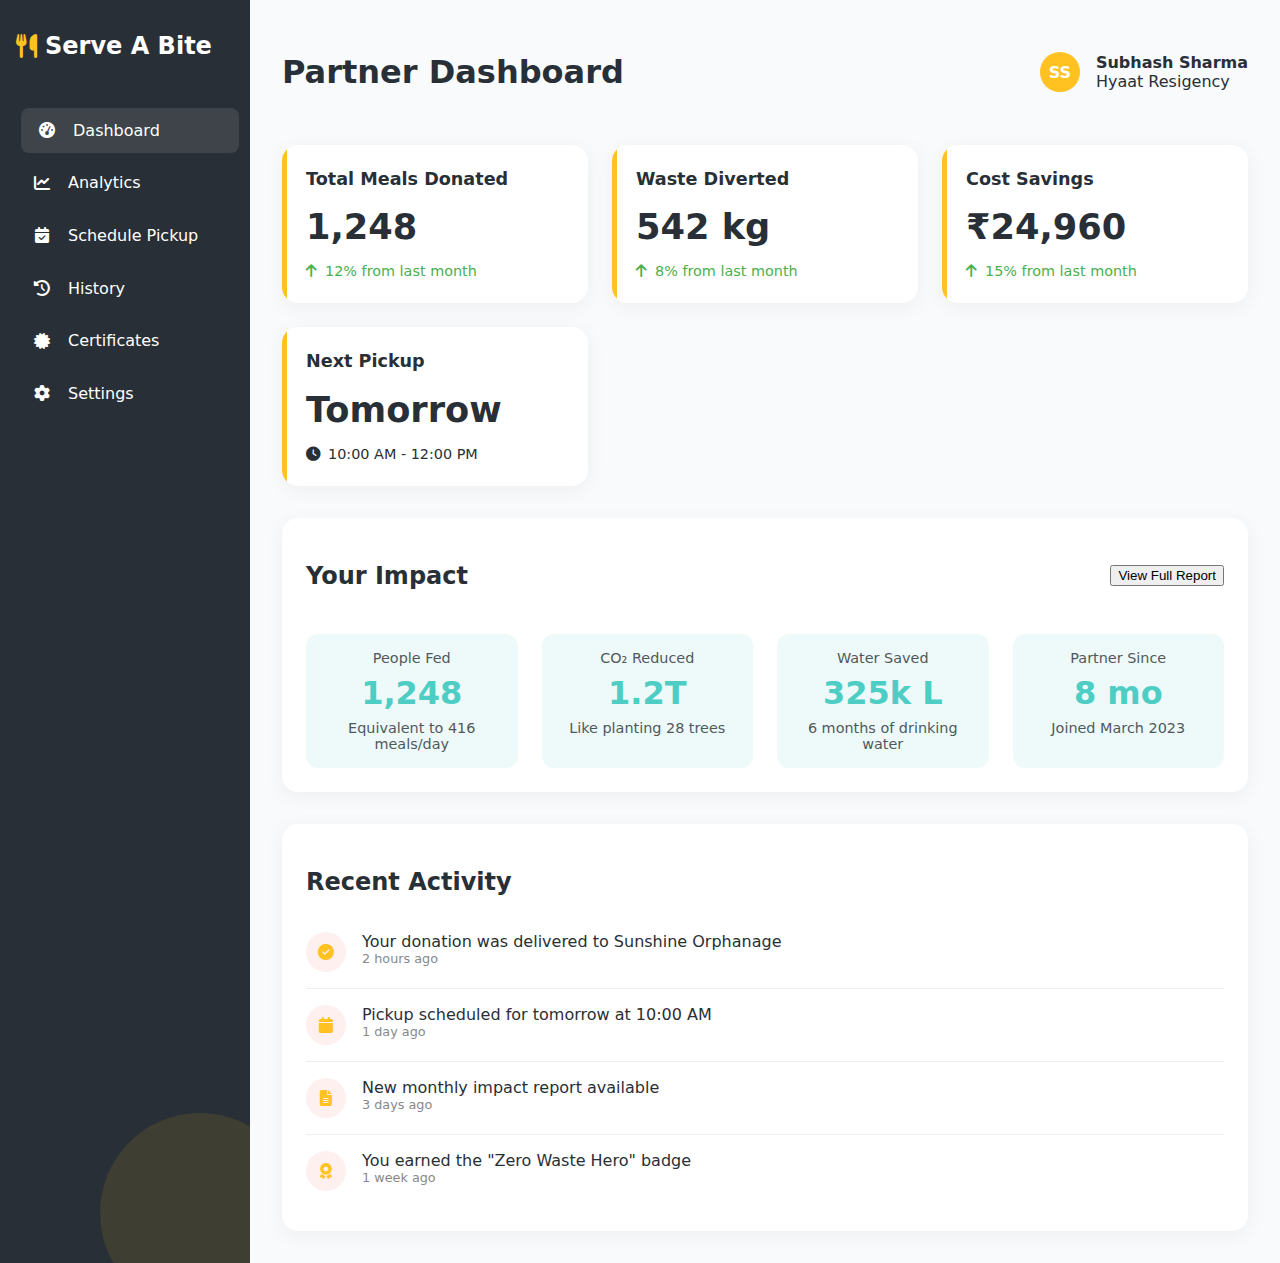
<file: dashboard.html>
<!DOCTYPE html>
<html lang="en">
<head>
    <meta charset="UTF-8">
    <meta name="viewport" content="width=device-width, initial-scale=1.0">
    <title>Serve A Bite | Partner Dashboard</title>
    <link rel="stylesheet" href="https://cdnjs.cloudflare.com/ajax/libs/font-awesome/6.4.0/css/all.min.css">
    <style>
        :root {
            --primary: #ffc221;
            --secondary: #4ECDC4;
            --dark: #292F36;
            --light: #F7FFF7;
            --accent: #FFE66D;
        }
        
        body {
            font-family: 'Segoe UI', system-ui, sans-serif;
            background-color: #f8fafc;
            color: var(--dark);
            margin: 0;
            padding: 0;
        }
        
        .dashboard {
            display: grid;
            grid-template-columns: 250px 1fr;
            min-height: 100vh;
        }
        
        /* Sidebar */
        .sidebar {
            background: var(--dark);
            color: white;
            padding: 2rem 1rem;
            position: relative;
            overflow: hidden;
        }
        
        .sidebar::after {
            content: "";
            position: absolute;
            bottom: -50px;
            right: -50px;
            width: 200px;
            height: 200px;
            background: var(--primary);
            opacity: 0.1;
            border-radius: 50%;
        }
        
        .logo {
            font-size: 1.5rem;
            font-weight: 700;
            margin-bottom: 3rem;
            display: flex;
            align-items: center;
            gap: 0.5rem;
        }
        
        .logo i {
            color: var(--primary);
        }
        
        .nav-item {
            display: flex;
            align-items: center;
            gap: 1rem;
            padding: 0.8rem 1rem;
            border-radius: 8px;
            margin-bottom: 0.5rem;
            transition: all 0.3s ease;
        }
        
        .nav-item:hover, .nav-item.active {
            background: rgba(255,255,255,0.1);
            transform: translateX(5px);
        }
        
        .nav-item i {
            width: 20px;
            text-align: center;
        }
        
        /* Main Content */
        .main-content {
            padding: 2rem;
        }
        
        .header {
            display: flex;
            justify-content: space-between;
            align-items: center;
            margin-bottom: 2rem;
        }
        
        .user-profile {
            display: flex;
            align-items: center;
            gap: 1rem;
        }
        
        .avatar {
            width: 40px;
            height: 40px;
            border-radius: 50%;
            background: var(--primary);
            display: flex;
            align-items: center;
            justify-content: center;
            color: white;
            font-weight: bold;
        }
        
        /* Dashboard Cards */
        .cards-grid {
            display: grid;
            grid-template-columns: repeat(auto-fit, minmax(280px, 1fr));
            gap: 1.5rem;
            margin-bottom: 2rem;
        }
        
        .card {
            background: white;
            border-radius: 16px;
            padding: 1.5rem;
            box-shadow: 0 4px 20px rgba(0,0,0,0.05);
            transition: transform 0.3s ease, box-shadow 0.3s ease;
            position: relative;
            overflow: hidden;
        }
        
        .card:hover {
            transform: translateY(-5px);
            box-shadow: 0 8px 30px rgba(0,0,0,0.1);
        }
        
        .card::after {
            content: "";
            position: absolute;
            top: 0;
            left: 0;
            width: 5px;
            height: 100%;
            background: var(--primary);
        }
        
        .card h3 {
            margin-top: 0;
            font-size: 1.1rem;
            color: var(--dark);
        }
        
        .card .value {
            font-size: 2.2rem;
            font-weight: 700;
            margin: 1rem 0;
            color: var(--dark);
        }
        
        .card .trend {
            display: flex;
            align-items: center;
            gap: 0.5rem;
            font-size: 0.9rem;
        }
        
        .trend.up {
            color: #4CAF50;
        }
        
        .trend.down {
            color: #F44336;
        }
        
        /* Impact Visualization */
        .impact-viz {
            background: white;
            border-radius: 16px;
            padding: 1.5rem;
            box-shadow: 0 4px 20px rgba(0,0,0,0.05);
            margin-bottom: 2rem;
        }
        
        .impact-header {
            display: flex;
            justify-content: space-between;
            align-items: center;
            margin-bottom: 1.5rem;
        }
        
        .impact-metrics {
            display: grid;
            grid-template-columns: repeat(auto-fit, minmax(200px, 1fr));
            gap: 1.5rem;
        }
        
        .metric-item {
            text-align: center;
            padding: 1rem;
            border-radius: 12px;
            background: rgba(78, 205, 196, 0.1);
        }
        
        .metric-item .number {
            font-size: 2rem;
            font-weight: 700;
            color: var(--secondary);
            margin: 0.5rem 0;
        }
        
        .metric-item .label {
            font-size: 0.9rem;
            color: var(--dark);
            opacity: 0.8;
        }
        
        /* Recent Activity */
        .activity-feed {
            background: white;
            border-radius: 16px;
            padding: 1.5rem;
            box-shadow: 0 4px 20px rgba(0,0,0,0.05);
        }
        
        .activity-item {
            display: flex;
            gap: 1rem;
            padding: 1rem 0;
            border-bottom: 1px solid #eee;
        }
        
        .activity-item:last-child {
            border-bottom: none;
        }
        
        .activity-icon {
            width: 40px;
            height: 40px;
            border-radius: 50%;
            background: rgba(255, 107, 107, 0.1);
            display: flex;
            align-items: center;
            justify-content: center;
            color: var(--primary);
        }
        
        .activity-details {
            flex: 1;
        }
        
        .activity-time {
            font-size: 0.8rem;
            color: #888;
        }
        
        /* Responsive */
        @media (max-width: 768px) {
            .dashboard {
                grid-template-columns: 1fr;
            }
            
            .sidebar {
                display: none;
            }
        }
    </style>
</head>
<body>
    <div class="dashboard">
        <!-- Sidebar -->
        <div class="sidebar">
            <div class="logo">
                <i class="fas fa-utensils"></i>
                Serve A Bite
            </div>
            
            <nav>
                <div class="nav-item active">
                    <i class="fas fa-tachometer-alt"></i>
                    Dashboard
                </div>
                <div class="nav-item">
                    <i class="fas fa-chart-line"></i>
                    Analytics
                </div>
                <div class="nav-item">
                    <i class="fas fa-calendar-check"></i>
                    Schedule Pickup
                </div>
                <div class="nav-item">
                    <i class="fas fa-history"></i>
                    History
                </div>
                <div class="nav-item">
                    <i class="fas fa-certificate"></i>
                    Certificates
                </div>
                <div class="nav-item">
                    <i class="fas fa-cog"></i>
                    Settings
                </div>
            </nav>
        </div>
        
        <!-- Main Content -->
        <div class="main-content">
            <div class="header">
                <h1>Partner Dashboard</h1>
                <div class="user-profile">
                    <div class="avatar">SS</div>
                    <div>
                        <div class="name"><b>Subhash Sharma</b></div>
                        <div class="role">Hyaat Resigency</div>
                    </div>
                </div>
            </div>
            
            <!-- Stats Cards -->
            <div class="cards-grid">
                <div class="card">
                    <h3>Total Meals Donated</h3>
                    <div class="value">1,248</div>
                    <div class="trend up">
                        <i class="fas fa-arrow-up"></i>
                        12% from last month
                    </div>
                </div>
                
                <div class="card">
                    <h3>Waste Diverted</h3>
                    <div class="value">542 kg</div>
                    <div class="trend up">
                        <i class="fas fa-arrow-up"></i>
                        8% from last month
                    </div>
                </div>
                
                <div class="card">
                    <h3>Cost Savings</h3>
                    <div class="value">₹24,960</div>
                    <div class="trend up">
                        <i class="fas fa-arrow-up"></i>
                        15% from last month
                    </div>
                </div>
                
                <div class="card">
                    <h3>Next Pickup</h3>
                    <div class="value">Tomorrow</div>
                    <div class="trend">
                        <i class="fas fa-clock"></i>
                        10:00 AM - 12:00 PM
                    </div>
                </div>
            </div>
            
            <!-- Impact Visualization -->
            <div class="impact-viz">
                <div class="impact-header">
                    <h2>Your Impact</h2>
                    <button>View Full Report</button>
                </div>
                
                <div class="impact-metrics">
                    <div class="metric-item">
                        <div class="label">People Fed</div>
                        <div class="number">1,248</div>
                        <div class="label">Equivalent to 416 meals/day</div>
                    </div>
                    
                    <div class="metric-item">
                        <div class="label">CO₂ Reduced</div>
                        <div class="number">1.2T</div>
                        <div class="label">Like planting 28 trees</div>
                    </div>
                    
                    <div class="metric-item">
                        <div class="label">Water Saved</div>
                        <div class="number">325k L</div>
                        <div class="label">6 months of drinking water</div>
                    </div>
                    
                    <div class="metric-item">
                        <div class="label">Partner Since</div>
                        <div class="number">8 mo</div>
                        <div class="label">Joined March 2023</div>
                    </div>
                </div>
            </div>
            
            <!-- Recent Activity -->
            <div class="activity-feed">
                <h2>Recent Activity</h2>
                
                <div class="activity-item">
                    <div class="activity-icon">
                        <i class="fas fa-check-circle"></i>
                    </div>
                    <div class="activity-details">
                        <div class="activity-text">Your donation was delivered to Sunshine Orphanage</div>
                        <div class="activity-time">2 hours ago</div>
                    </div>
                </div>
                
                <div class="activity-item">
                    <div class="activity-icon">
                        <i class="fas fa-calendar"></i>
                    </div>
                    <div class="activity-details">
                        <div class="activity-text">Pickup scheduled for tomorrow at 10:00 AM</div>
                        <div class="activity-time">1 day ago</div>
                    </div>
                </div>
                
                <div class="activity-item">
                    <div class="activity-icon">
                        <i class="fas fa-file-alt"></i>
                    </div>
                    <div class="activity-details">
                        <div class="activity-text">New monthly impact report available</div>
                        <div class="activity-time">3 days ago</div>
                    </div>
                </div>
                
                <div class="activity-item">
                    <div class="activity-icon">
                        <i class="fas fa-award"></i>
                    </div>
                    <div class="activity-details">
                        <div class="activity-text">You earned the "Zero Waste Hero" badge</div>
                        <div class="activity-time">1 week ago</div>
                    </div>
                </div>
            </div>
        </div>
    </div>
</body>
</html>
</file>
